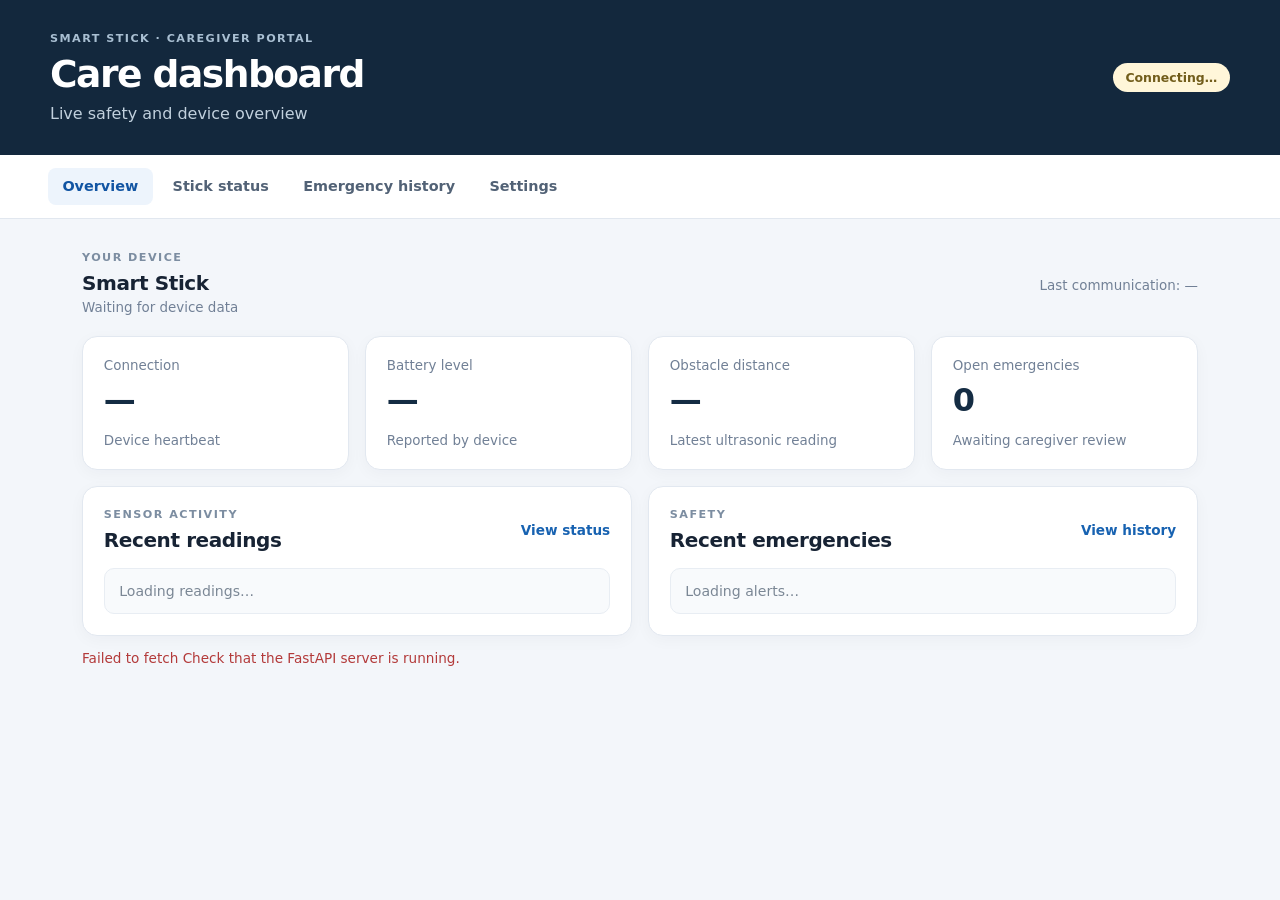
<file: frontend/index.html>
<!DOCTYPE html>
<html lang="en">
<head>
  <meta charset="UTF-8" />
  <meta name="viewport" content="width=device-width, initial-scale=1.0" />
  <title>Smart Stick | Caregiver Dashboard</title>
  <link rel="stylesheet" href="css/style.css" />
</head>
<body>
  <header class="page-header">
    <div class="header-inner">
      <div><p class="eyebrow">SMART STICK · CAREGIVER PORTAL</p><h1>Care dashboard</h1><p class="subheading">Live safety and device overview</p></div>
      <span id="connectionBadge" class="status-badge status-unknown">Connecting…</span>
    </div>
  </header>
  <nav class="main-nav">
    <a href="index.html" class="active">Overview</a>
    <a href="devices.html">Stick status</a>
    <a href="alerts.html">Emergency history</a>
    <a href="settings.html">Settings</a>
  </nav>
  <main class="dashboard">
    <section class="welcome-row"><div><p class="eyebrow">YOUR DEVICE</p><h2 id="deviceName">Smart Stick</h2><p id="deviceMeta" class="muted">Waiting for device data</p></div><p id="lastSeen" class="muted">Last communication: —</p></section>
    <section class="stats-grid">
      <article class="card metric"><span class="label">Connection</span><strong id="connectionValue">—</strong><span id="connectionHint" class="muted">Device heartbeat</span></article>
      <article class="card metric"><span class="label">Battery level</span><strong id="batteryValue">—</strong><span class="muted">Reported by device</span></article>
      <article class="card metric"><span class="label">Obstacle distance</span><strong id="distanceValue">—</strong><span id="obstacleHint" class="muted">Latest ultrasonic reading</span></article>
      <article class="card metric"><span class="label">Open emergencies</span><strong id="openAlertsValue">0</strong><span class="muted">Awaiting caregiver review</span></article>
    </section>
    <section class="panel-grid">
      <article class="card"><div class="section-heading"><div><p class="eyebrow">SENSOR ACTIVITY</p><h2>Recent readings</h2></div><a href="devices.html">View status</a></div><ul id="recentEvents" class="list"><li class="empty-state">Loading readings…</li></ul></article>
      <article class="card"><div class="section-heading"><div><p class="eyebrow">SAFETY</p><h2>Recent emergencies</h2></div><a href="alerts.html">View history</a></div><ul id="recentAlerts" class="list"><li class="empty-state">Loading alerts…</li></ul></article>
    </section>
    <p id="dashboardError" class="error-message" role="status"></p>
  </main>
  <script src="js/dashboard.js"></script>
</body>
</html>
</file>
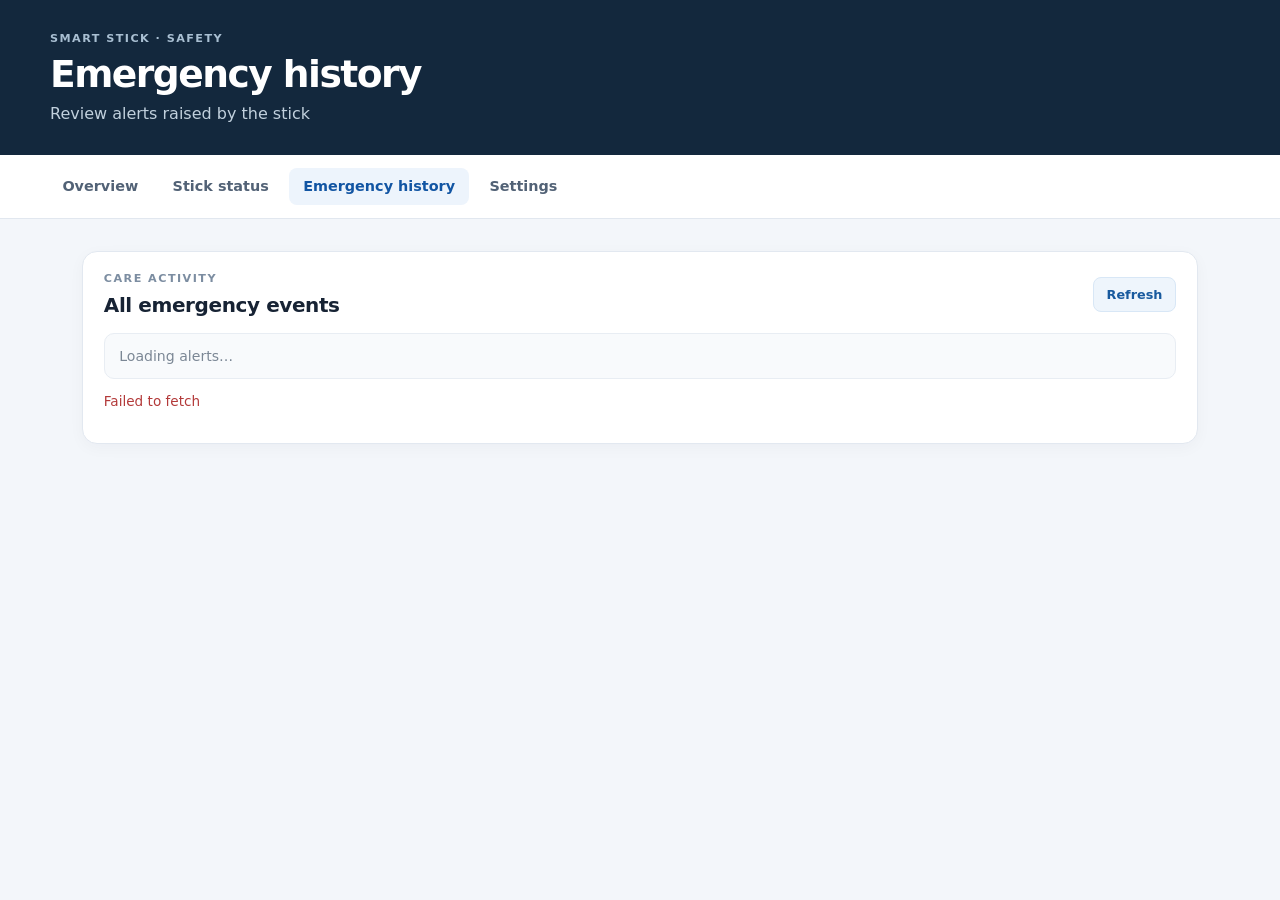
<file: frontend/alerts.html>
<!DOCTYPE html>
<html lang="en">
<head><meta charset="UTF-8" /><meta name="viewport" content="width=device-width, initial-scale=1.0" /><title>Smart Stick | Emergency History</title><link rel="stylesheet" href="css/style.css" /></head>
<body>
<header class="page-header"><div class="header-inner"><div><p class="eyebrow">SMART STICK · SAFETY</p><h1>Emergency history</h1><p class="subheading">Review alerts raised by the stick</p></div></div></header>
<nav class="main-nav"><a href="index.html">Overview</a><a href="devices.html">Stick status</a><a class="active" href="alerts.html">Emergency history</a><a href="settings.html">Settings</a></nav>
<main class="content-page"><section class="card"><div class="section-heading"><div><p class="eyebrow">CARE ACTIVITY</p><h2>All emergency events</h2></div><button id="refreshAlerts" class="button-secondary" type="button">Refresh</button></div><ul id="alertsList" class="list large-list"><li class="empty-state">Loading alerts…</li></ul><p id="alertsError" class="error-message" role="status"></p></section></main>
<script src="js/alerts.js"></script></body></html>
</file>
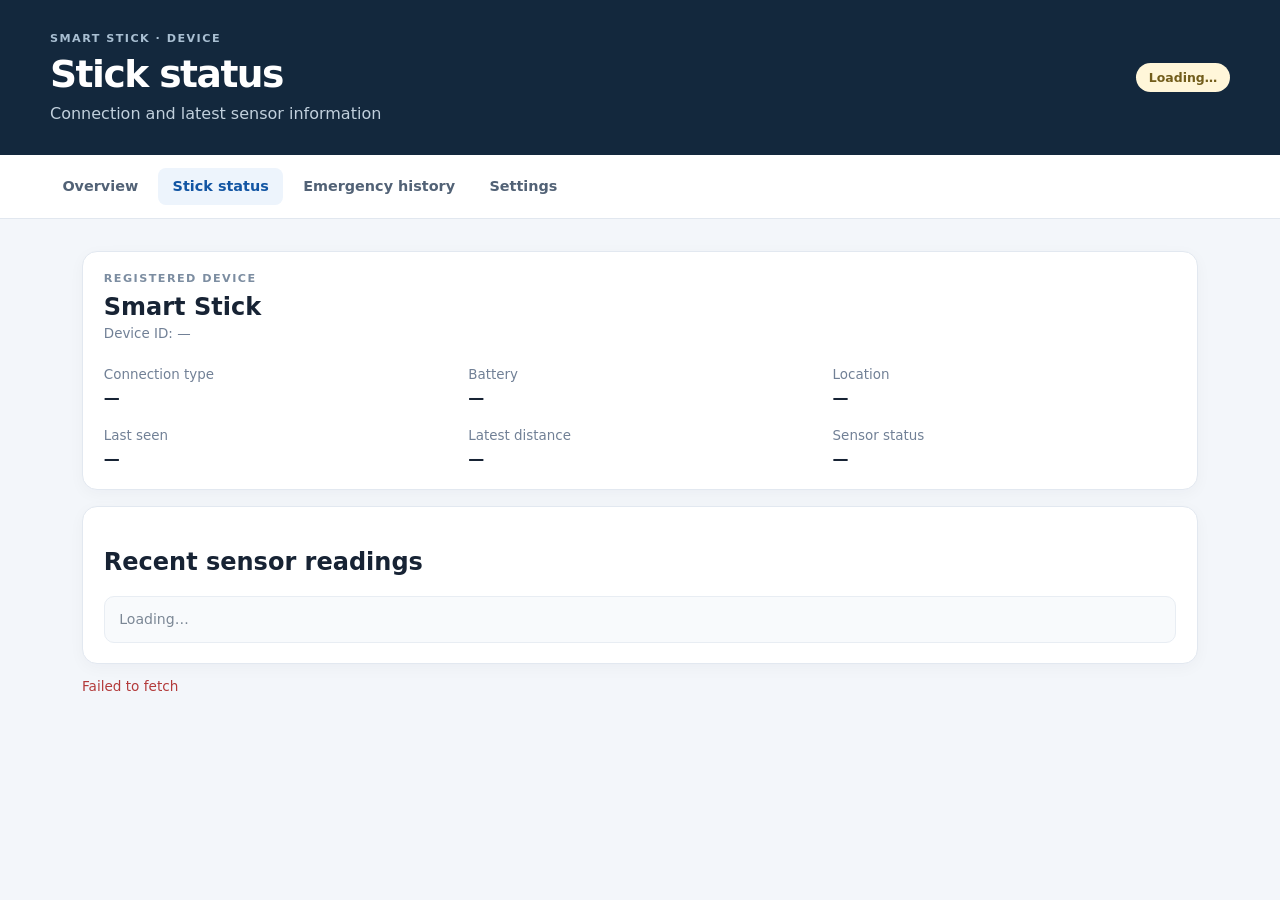
<file: frontend/devices.html>
<!DOCTYPE html>
<html lang="en">
<head><meta charset="UTF-8" /><meta name="viewport" content="width=device-width, initial-scale=1.0" /><title>Smart Stick | Device Status</title><link rel="stylesheet" href="css/style.css" /></head>
<body>
<header class="page-header"><div class="header-inner"><div><p class="eyebrow">SMART STICK · DEVICE</p><h1>Stick status</h1><p class="subheading">Connection and latest sensor information</p></div><span id="statusBadge" class="status-badge status-unknown">Loading…</span></div></header>
<nav class="main-nav"><a href="index.html">Overview</a><a class="active" href="devices.html">Stick status</a><a href="alerts.html">Emergency history</a><a href="settings.html">Settings</a></nav>
<main class="content-page">
<section class="card device-summary"><p class="eyebrow">REGISTERED DEVICE</p><h2 id="stickName">Smart Stick</h2><p id="stickId" class="muted">Device ID: —</p><div class="detail-grid"><div><span class="label">Connection type</span><strong id="connectionType">—</strong></div><div><span class="label">Battery</span><strong id="battery">—</strong></div><div><span class="label">Location</span><strong id="location">—</strong></div><div><span class="label">Last seen</span><strong id="lastSeen">—</strong></div><div><span class="label">Latest distance</span><strong id="distance">—</strong></div><div><span class="label">Sensor status</span><strong id="sensorStatus">—</strong></div></div></section>
<section class="card"><h2>Recent sensor readings</h2><ul id="sensorHistory" class="list"><li class="empty-state">Loading…</li></ul></section><p id="deviceError" class="error-message" role="status"></p>
</main><script src="js/devices.js"></script></body></html>
</file>
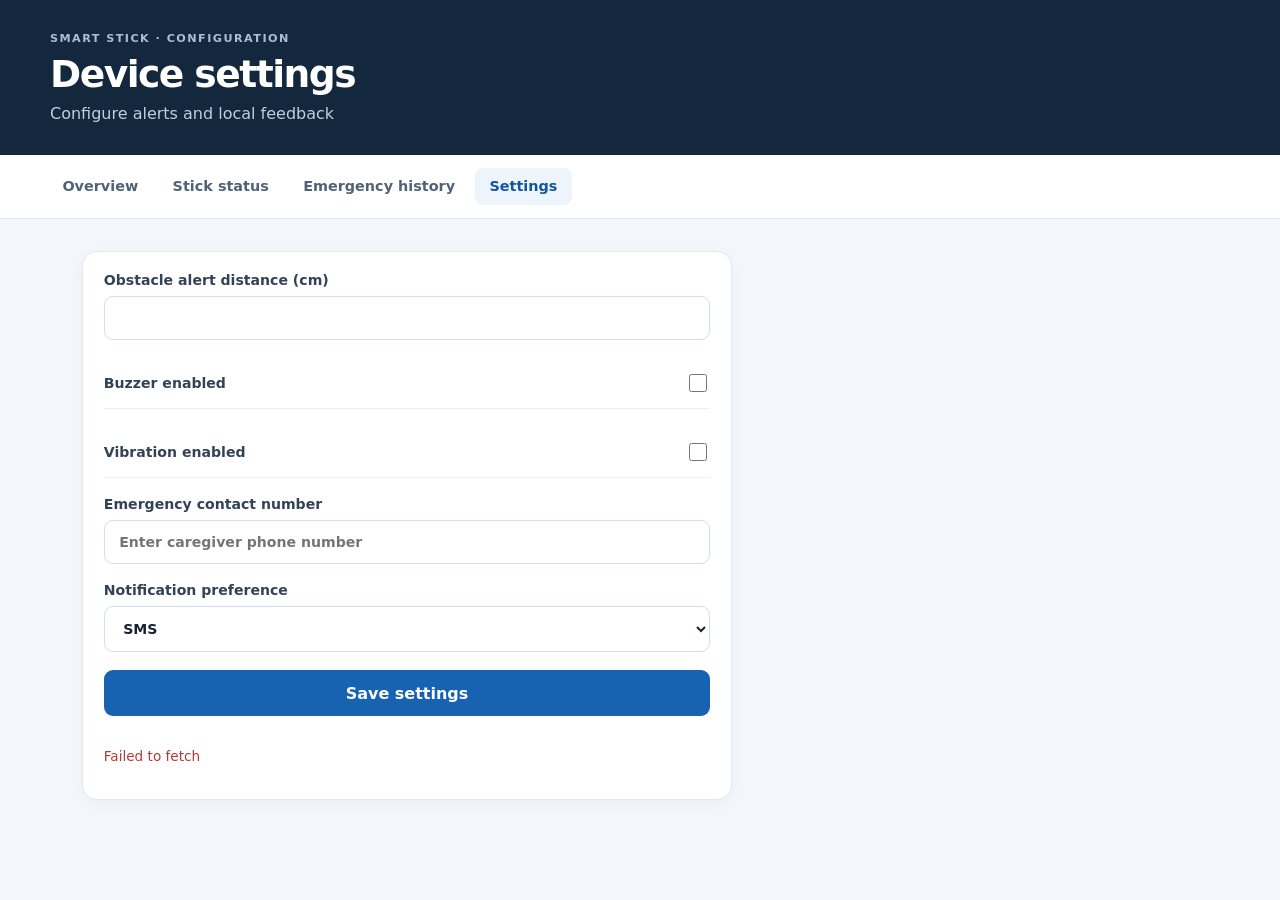
<file: frontend/settings.html>
<!DOCTYPE html>
<html lang="en">
<head><meta charset="UTF-8" /><meta name="viewport" content="width=device-width, initial-scale=1.0" /><title>Smart Stick | Settings</title><link rel="stylesheet" href="css/style.css" /></head>
<body>
<header class="page-header"><div class="header-inner"><div><p class="eyebrow">SMART STICK · CONFIGURATION</p><h1>Device settings</h1><p class="subheading">Configure alerts and local feedback</p></div></div></header>
<nav class="main-nav"><a href="index.html">Overview</a><a href="devices.html">Stick status</a><a href="alerts.html">Emergency history</a><a class="active" href="settings.html">Settings</a></nav>
<main class="content-page"><section class="card settings-card"><form id="settingsForm" class="settings-form">
<label>Obstacle alert distance (cm)<input type="number" name="obstacle_threshold" min="1" max="500" required /></label>
<label class="toggle-row"><span>Buzzer enabled</span><input type="checkbox" name="buzzer_enabled" /></label>
<label class="toggle-row"><span>Vibration enabled</span><input type="checkbox" name="vibration_enabled" /></label>
<label>Emergency contact number<input type="tel" name="emergency_contact_number" placeholder="Enter caregiver phone number" /></label>
<label>Notification preference<select name="notification_preferences"><option value="sms">SMS</option><option value="app">In-app</option><option value="both">SMS + In-app</option></select></label>
<button type="submit">Save settings</button><p id="settingsMessage" class="form-message" role="status"></p>
</form></section></main><script src="js/settings.js"></script></body></html>
</file>
<file: frontend/css/style.css>
* { box-sizing: border-box; }
:root { color-scheme: light; font-family: Inter, ui-sans-serif, system-ui, -apple-system, BlinkMacSystemFont, "Segoe UI", sans-serif; color: #172334; background: #f3f6fa; }
body { margin: 0; background: #f3f6fa; color: #172334; }
.page-header { background: #13283d; color: #fff; padding: 2rem clamp(1rem, 4vw, 3rem); }
.header-inner { max-width: 1180px; margin: 0 auto; display: flex; align-items: center; justify-content: space-between; gap: 1rem; }
.page-header h1 { margin: 0; font-size: clamp(1.7rem, 4vw, 2.35rem); letter-spacing: -0.04em; }
.eyebrow { margin: 0 0 .45rem; color: #7c8da1; font-size: .7rem; font-weight: 800; letter-spacing: .13em; }
.page-header .eyebrow { color: #a9bfd2; }
.subheading { margin: .5rem 0 0; color: #c1d0dd; }
.main-nav { display: flex; gap: .35rem; padding: .8rem clamp(1rem, 4vw, 3rem); background: #fff; border-bottom: 1px solid #e1e7ef; overflow-x: auto; }
.main-nav a { padding: .65rem .9rem; color: #526276; text-decoration: none; font-size: .9rem; font-weight: 650; white-space: nowrap; border-radius: 8px; }
.main-nav a:hover, .main-nav a.active { color: #1255a3; background: #edf4fc; }
.dashboard, .content-page { max-width: 1180px; margin: 0 auto; padding: 2rem clamp(1rem, 4vw, 2rem); }
.welcome-row, .section-heading { display: flex; align-items: center; justify-content: space-between; gap: 1rem; }
.welcome-row { margin-bottom: 1.3rem; }
.welcome-row h2, .section-heading h2 { margin: 0; font-size: 1.25rem; letter-spacing: -.02em; }
.muted, .label { color: #718096; font-size: .84rem; }
.muted { margin: .35rem 0 0; }
.stats-grid { display: grid; grid-template-columns: repeat(4, minmax(0, 1fr)); gap: 1rem; margin-bottom: 1rem; }
.card { min-width: 0; padding: 1.3rem; background: #fff; border: 1px solid #e2e8f0; border-radius: 15px; box-shadow: 0 4px 16px rgba(23, 35, 52, .035); }
.metric { display: flex; flex-direction: column; gap: .5rem; }
.metric strong { font-size: clamp(1.4rem, 3vw, 2rem); line-height: 1.2; color: #142c43; letter-spacing: -.04em; }
.panel-grid { display: grid; grid-template-columns: repeat(2, minmax(0, 1fr)); gap: 1rem; margin-top: 1rem; }
.section-heading { margin-bottom: 1rem; }
.section-heading a { color: #1762b1; font-size: .85rem; font-weight: 700; text-decoration: none; }
.list { display: flex; flex-direction: column; gap: .65rem; margin: 0; padding: 0; list-style: none; }
.list li { display: flex; align-items: center; justify-content: space-between; gap: 1rem; padding: .9rem; background: #f8fafc; border: 1px solid #e8edf3; border-radius: 10px; }
.list li > div { display: flex; flex-direction: column; gap: .35rem; }
.list li strong { font-size: .9rem; }
.list li span { color: #718096; font-size: .78rem; }
.empty-state { color: #7b8795; font-size: .88rem; }
.status-badge { display: inline-flex; align-items: center; padding: .45rem .8rem; border-radius: 999px; font-size: .78rem; font-weight: 750; white-space: nowrap; }
.status-online { color: #147347; background: #e6f6ee; }
.status-offline { color: #a43c3c; background: #fcecec; }
.status-unknown { color: #725d1b; background: #fff6d9; }
.device-summary { margin-bottom: 1rem; }
.device-summary h2 { margin: 0; font-size: 1.5rem; }
.detail-grid { display: grid; grid-template-columns: repeat(3, minmax(0, 1fr)); gap: 1.3rem; margin-top: 1.6rem; }
.detail-grid > div { display: flex; flex-direction: column; gap: .4rem; }
.detail-grid strong { font-size: 1rem; overflow-wrap: anywhere; }
.settings-card { max-width: 650px; }
.settings-form { display: grid; gap: 1.15rem; }
.settings-form label { display: grid; gap: .5rem; color: #344256; font-size: .88rem; font-weight: 650; }
.settings-form input:not([type="checkbox"]), .settings-form select { width: 100%; padding: .8rem .9rem; border: 1px solid #d5dee8; border-radius: 9px; background: #fff; color: #172334; font: inherit; }
.settings-form input:focus, .settings-form select:focus { outline: 2px solid #b9d7fa; border-color: #4389d5; }
.settings-form .toggle-row { display: flex; align-items: center; justify-content: space-between; padding: .8rem 0; border-bottom: 1px solid #edf0f4; }
.settings-form input[type="checkbox"] { width: 18px; height: 18px; accent-color: #1762b1; }
button { font: inherit; cursor: pointer; }
.settings-form button { padding: .85rem 1.1rem; color: #fff; background: #1762b1; border: 0; border-radius: 9px; font-weight: 750; }
.settings-form button:hover { background: #104d90; }
.button-secondary { padding: .55rem .8rem; color: #185a9e; background: #eef5fc; border: 1px solid #d8e7f6; border-radius: 8px; font-size: .8rem; font-weight: 700; }
.button-secondary:disabled { opacity: .55; cursor: wait; }
.form-message, .error-message { font-size: .85rem; }
.error-message { color: #b33a3a; }
.success-message { color: #147347; }
.alert-item { align-items: flex-start !important; }
.alert-item > div { flex: 1; }
@media (max-width: 850px) { .stats-grid { grid-template-columns: repeat(2, minmax(0, 1fr)); } .panel-grid { grid-template-columns: 1fr; } }
@media (max-width: 560px) { .header-inner, .welcome-row { align-items: flex-start; flex-direction: column; } .stats-grid { gap: .65rem; } .card { padding: 1rem; } .detail-grid { grid-template-columns: repeat(2, minmax(0, 1fr)); } .list li { align-items: flex-start; flex-direction: column; } }
</file>
